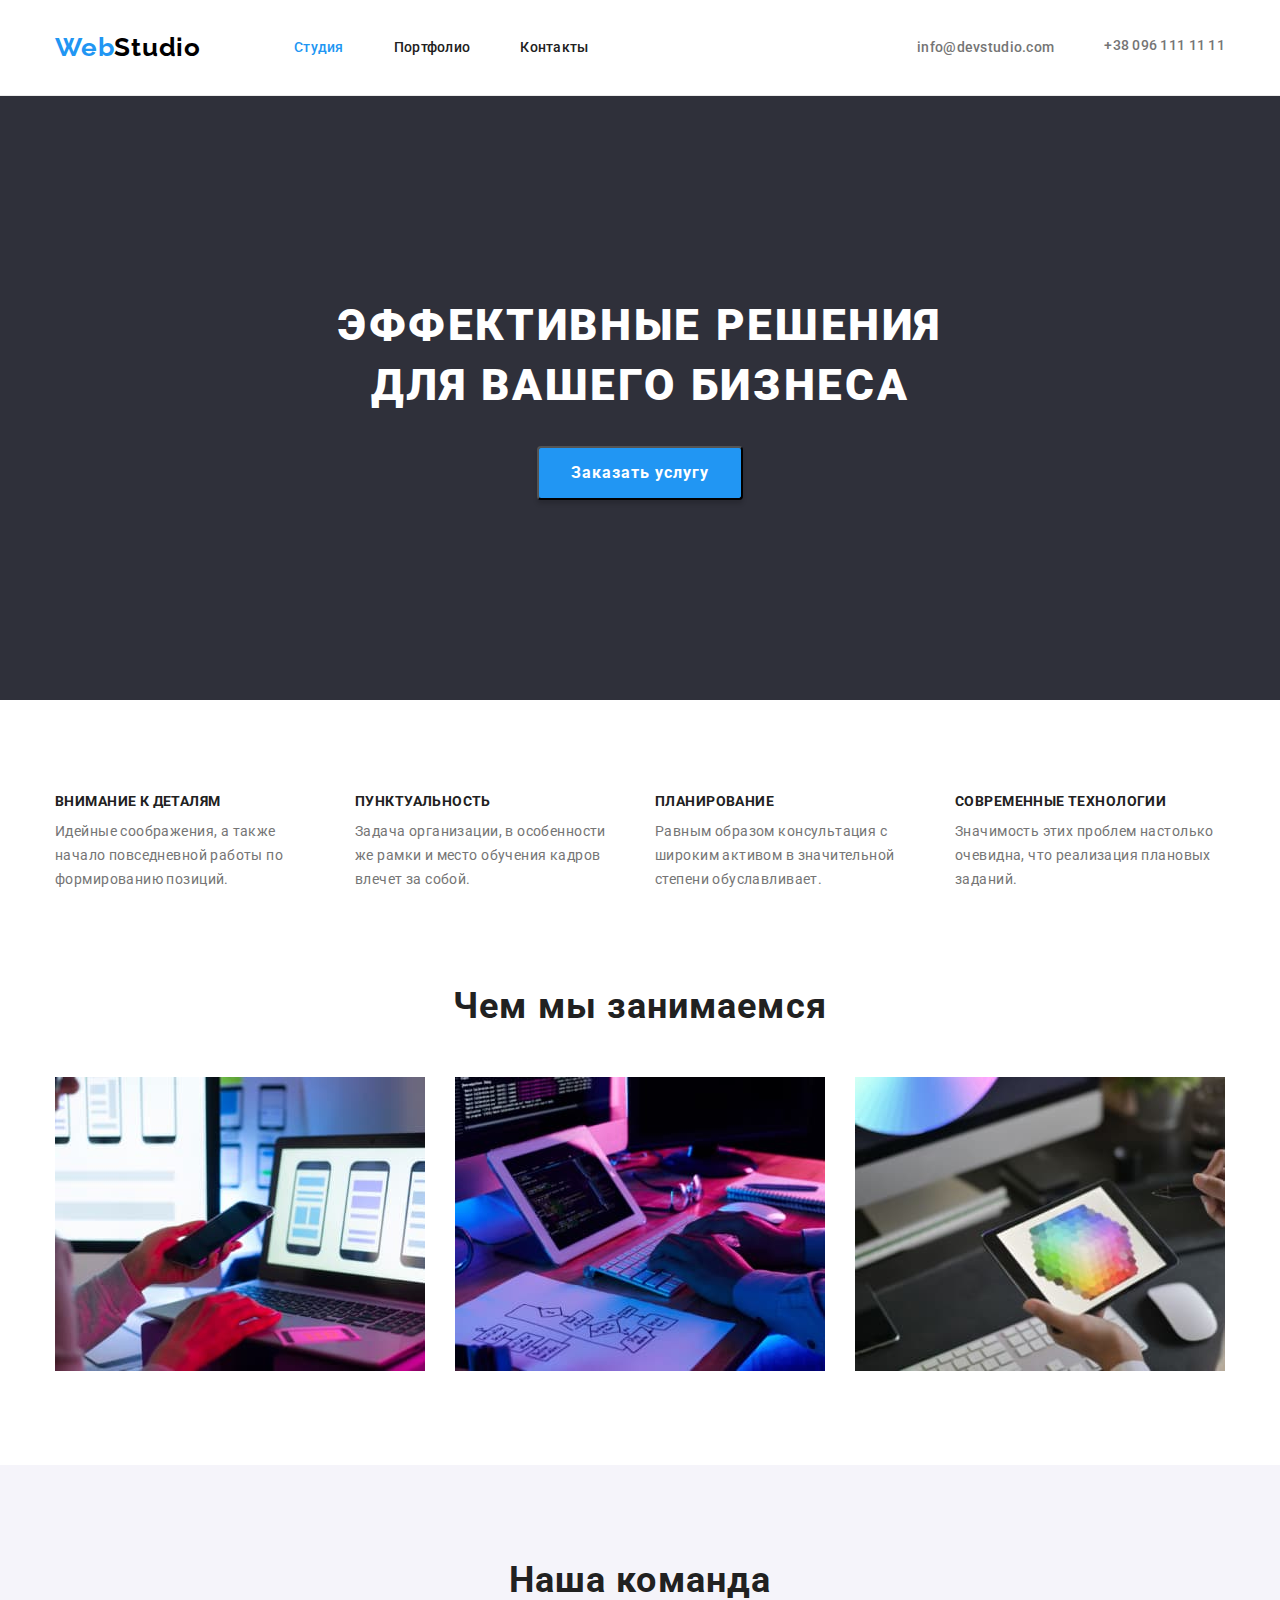
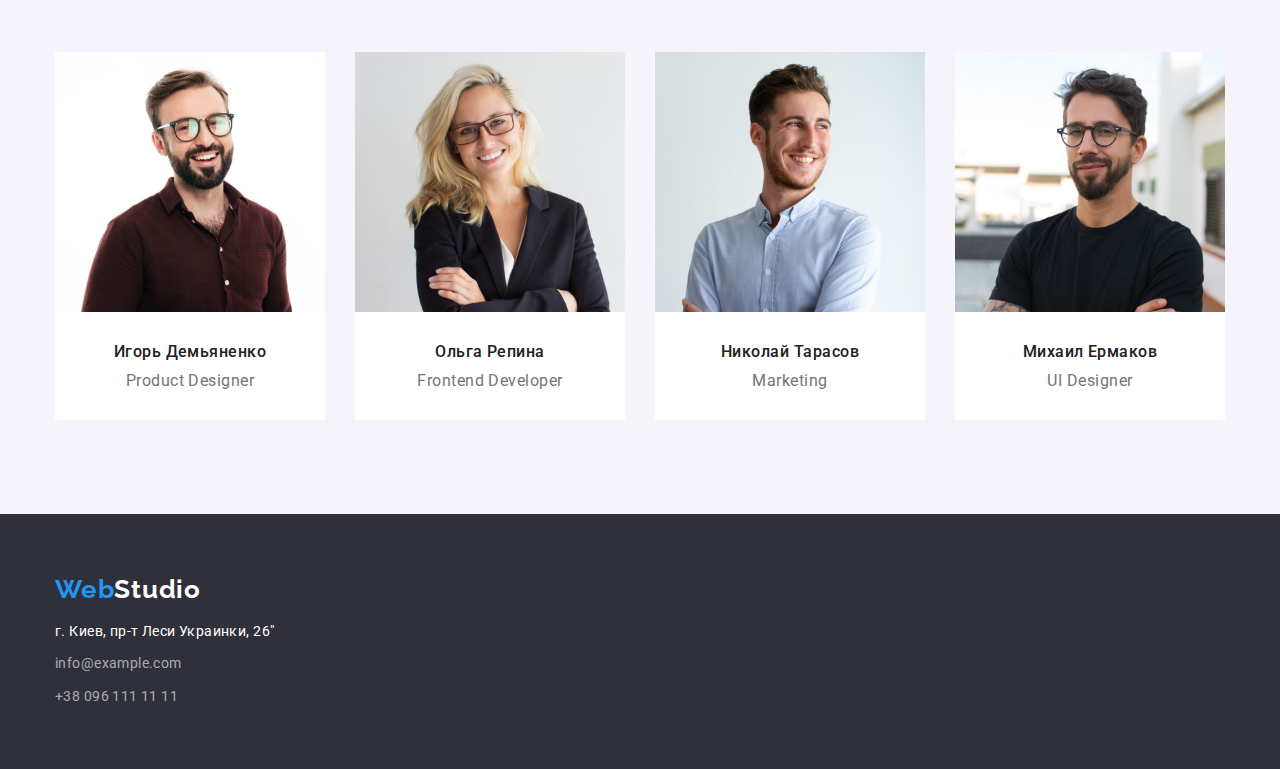
<file: index.html>
<!DOCTYPE html>
<html lang="ru">
<head>
    <meta charset="UTF-8">
    <meta http-equiv="X-UA-Compatible" content="IE=edge">
    <meta name="viewport" content="width=device-width, initial-scale=1.0">
    <title>Студия</title>
    <link rel="preconnect" href="https://fonts.googleapis.com" />
    <link rel="preconnect" href="https://fonts.gstatic.com" crossorigin />
     <link
      href="https://fonts.googleapis.com/css2?family=Raleway:wght@700&family=Roboto:wght@400;500;700;900&display=swap"
      rel="stylesheet"
    />
    <link rel="stylesheet" href="https://cdnjs.cloudflare.com/ajax/libs/modern-normalize/1.1.0/modern-normalize.css"
        integrity="sha512-Y0MM+V6ymRKN2zStTqzQ227DWhhp4Mzdo6gnlRnuaNCbc+YN/ZH0sBCLTM4M0oSy9c9VKiCvd4Jk44aCLrNS5Q=="
        crossorigin="anonymous" referrerpolicy="no-referrer"/>
    <link rel="stylesheet" href="./css/styles.css" />
</head>

<body>

    <!--Шапка сайта-->
    <header class="header">
        <div class="container page-header-container">
            <nav class="site-nuv main-nav">
                <a href="./index.html" class="logo-link">Web<span class="black">Studio</span></a>
                <ul class="main-nav">
                    <li class="main-nav-item">
                        <a href="./index.html" class="link current">Студия</a>
                    </li>
                    <li class="main-nav-item">
                        <a href="./portfolio.html" class="link portfolio-one ">Портфолио</a>
                    </li>
                    <li class="main-nav-item">
                        <a href="./contacts.html" class="link contakt-one">Контакты</a>
                    </li>
                </ul>
            </nav>
            <ul class="auth-nuv">
                <li class="auth-nuv-item"><a href="mailto:info@devstudio.com" class="mail-link link">info@devstudio.com</a></li>   
                <li class="tel-item auth-nuv-item"><a href="tel:+380961111111" class="header-tel link auth-nuv">+38 096 111 11 11</a></li>
            </ul>
        </div>
    </header>

    <main> 
        <section class="hero ">
            <div class="container">
                <h1 class="hero-title">ЭФФЕКТИВНЫЕ РЕШЕНИЯ ДЛЯ ВАШЕГО БИЗНЕСА </h1> 
                <button type="button" class="modal-btn">Заказать услугу</button>
            </div>
        </section>
        <section class="section">
            <div class="container"> <!--Наши сильные стороны-->
                <h2 class="visually-hidden"> Наши сильные стороны </h2>
                <ul class="features-title-list">
                    <li class="features-item"><h3 class="features-title">ВНИМАНИЕ К ДЕТАЛЯМ</h3>
                    <p class="features-text ">Идейные соображения, а также начало повседневной работы по формированию позиций.</p></li>
                    <li class="features-item"><h3 class="features-title">ПУНКТУАЛЬНОСТЬ</h3>
                    <p class="features-text ">Задача организации, в особенности же рамки и место обучения кадров влечет за собой.</p></li>
                    <li class="features-item"><h3 class="features-title">ПЛАНИРОВАНИЕ</h3>
                    <p class="features-text ">Равным образом консультация с широким активом в значительной степени обуславливает.</p></li>
                    <li class="features-item"><h3 class="features-title">СОВРЕМЕННЫЕ ТЕХНОЛОГИИ</h3>
                    <p class="features-text">Значимость этих проблем настолько очевидна, что реализация плановых заданий.</p></li>
                </ul>
            </div>
        </section>
        <section class="work section"> <!--Чем мы занимаемся-->
            <div class="container">
                <h2 class="title">Чем мы занимаемся</h2>
                <ul class="work-foto">
                    <li class="work-foto-item"> <img src="./images/1page.jpg" alt="1картинка" width="370"/></li>
                    <li class="work-foto-item"> <img src="./images/2page.jpg" alt="2картинка" width="370"/></li>
                    <li class="work-foto-item"> <img src="./images/3page.jpg" alt="3картинка" width="370"/></li>
                </ul>
            </div>
        </section>
        <section class="team section"> <!--Наша команда-->
            <div class="container">
                    <h2 class="title">Наша команда</h2>
                <ul class="team-container">
                    <li class="team-list">
                        <img src="./images/1employee.jpg" alt="1 сотрудник" width="270" height="260"/>
                        <div class="team-cards">
                            <h3 class="team-list-title">Игорь Демьяненко</h3>
                            <p class="team-list-text" lang="en">Product Designer</p>
                        </div>
                    </li>
                    <li class="team-list">
                        <img src="./images/2employee.jpg" alt="2 сотрудник" width="270" height="260"/>
                            <div class="team-cards">
                                <h3 class="team-list-title">Ольга Репина</h3>
                                <p class="team-list-text" lang="en">Frontend Developer</p>
                            </div>
                    </li>
                    <li class="team-list">
                        <img src="./images/3employee.jpg" alt="3 сотрудник" width="270" height="260"/>
                        <div class="team-cards">
                            <h3 class="team-list-title">Николай Тарасов</h3>
                            <p class="team-list-text" lang="en">Marketing</p>
                        </div>
                    </li>
                    <li class="team-list">
                        <img src="./images/4employee.jpg" alt="4 сотрудник" width="270" height="260"/>
                        <div class="team-cards">
                            <h3 class="team-list-title"> Михаил Ермаков</h3>
                            <p class="team-list-text" lang="en">UI Designer</p>
                        </div> 
                    </li>
                </ul>
            </div>
        </section> 
    </main>
    <footer class="footer">
        <div class="container">
            <a href="./index.html" class="logo-link"> Web<span class="white">Studio</span></a>
            <address>
                <ul class="address-list">
                    <li class="address-list-item">
                        <a href="https://bit.ly/3pXMvUd" target="_blank" rel="noreferrer noopener" class="address link">г. Киев, пр-т Леси Украинки, 26"</a>
                    </li>
                    <li class="address-list-item">
                        <a  href="mailto:info@devstudio.com" class="footer-mail link"> info@example.com </a>
                    </li>
                    <li class="address-list-item"><a href="tel:+380961111111" class="footer-tel link"> +38 096 111 11 11</a></li>
                </ul>
            </address>
        </div>
    </footer>
</body>
</html>
</file>
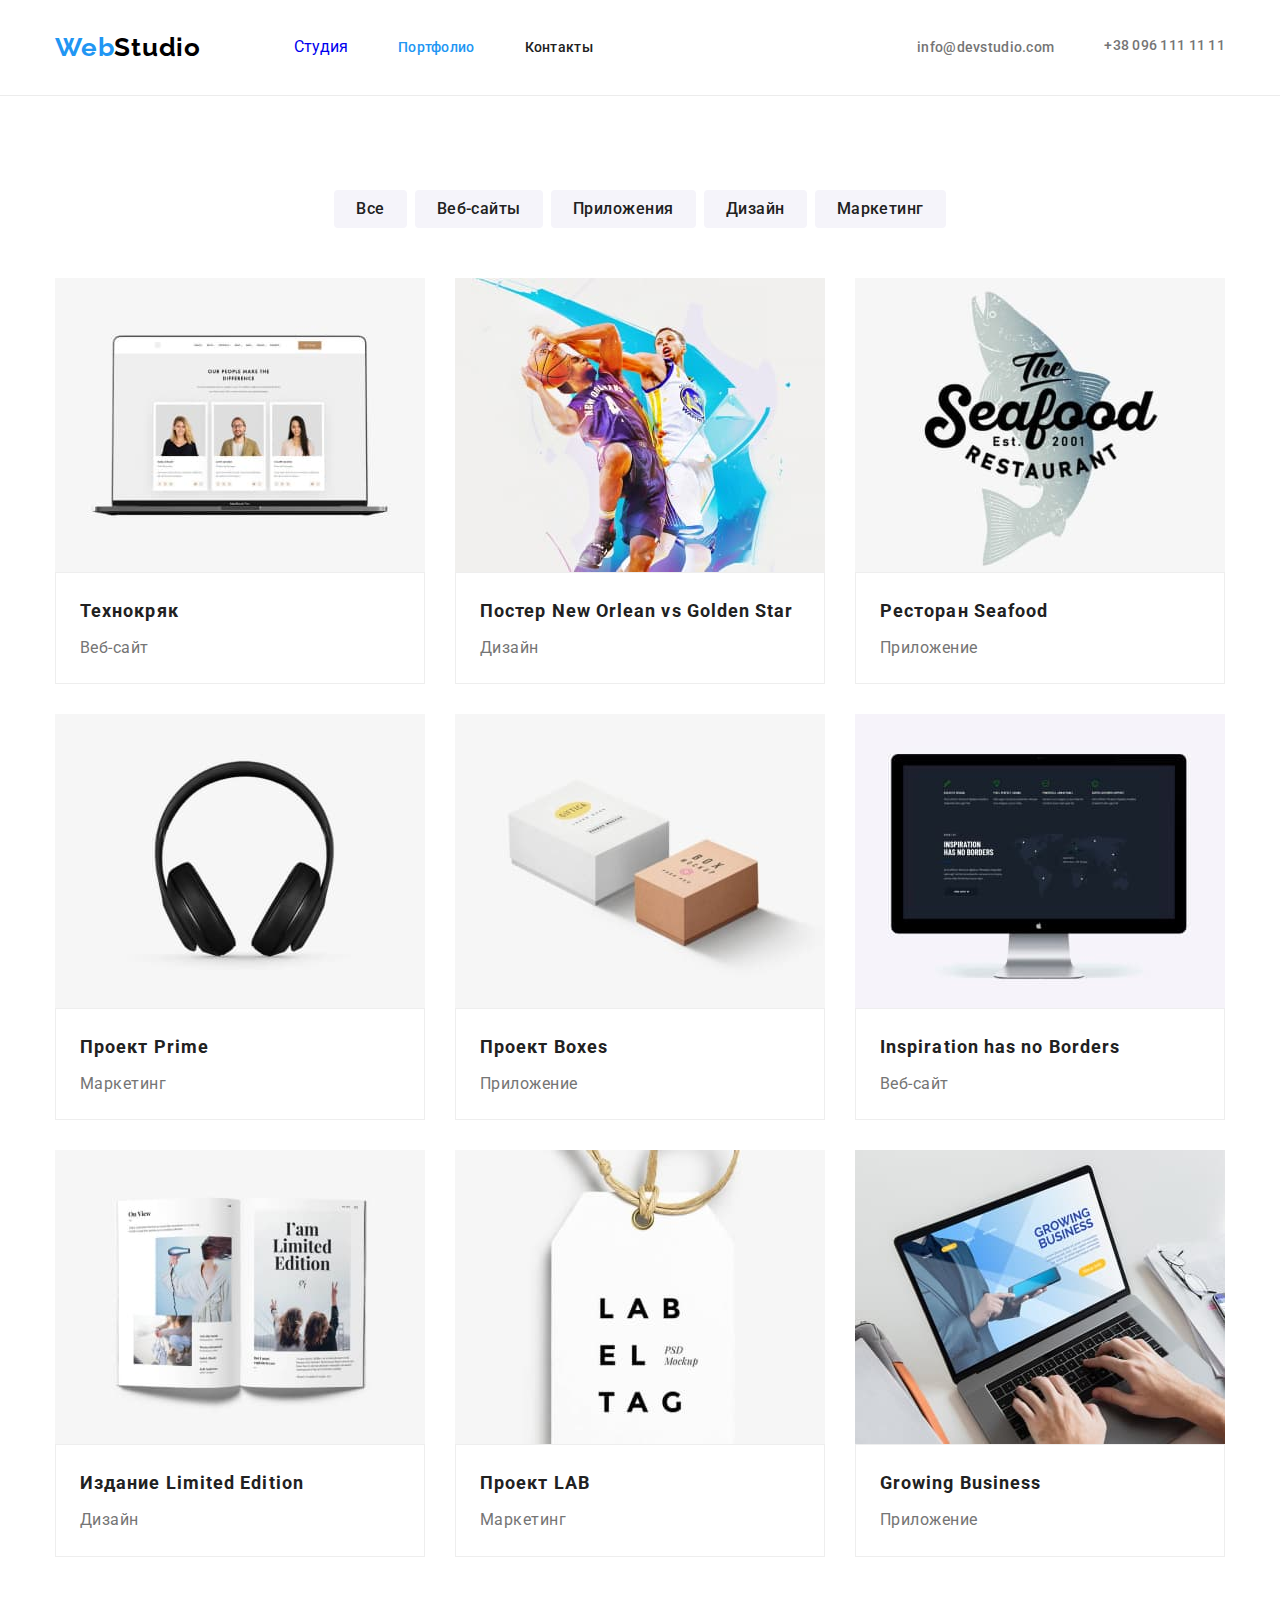
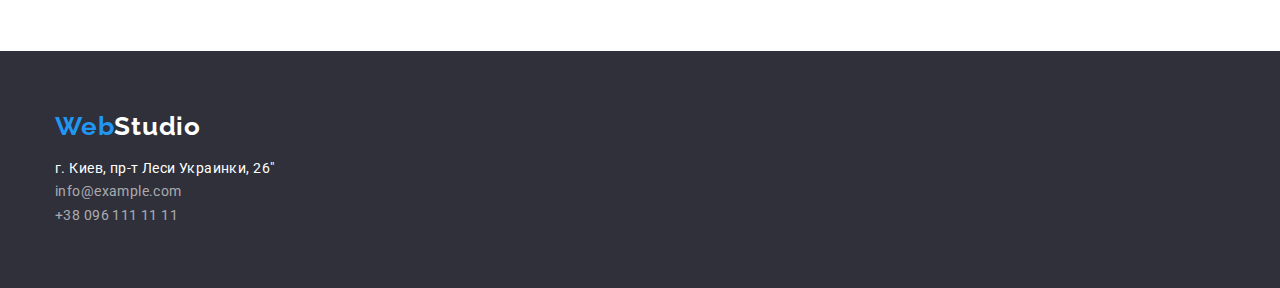
<file: portfolio.html>
<!DOCTYPE html>
<html lang="en">
<head>
    <meta charset="UTF-8">
    <meta http-equiv="X-UA-Compatible" content="IE=edge">
    <meta name="viewport" content="width=device-width, initial-scale=1.0">
    <title>Document</title>
    <link rel="preconnect" href="https://fonts.googleapis.com"/>
    <link rel="preconnect" href="https://fonts.gstatic.com" crossorigin/>
    <link href="https://fonts.googleapis.com/css2?family=Raleway:wght@700&family=Roboto:wght@400;500;700&display=swap" rel="stylesheet"/>
    <link rel="stylesheet" href="https://cdnjs.cloudflare.com/ajax/libs/modern-normalize/1.1.0/modern-normalize.css"
        integrity="sha512-Y0MM+V6ymRKN2zStTqzQ227DWhhp4Mzdo6gnlRnuaNCbc+YN/ZH0sBCLTM4M0oSy9c9VKiCvd4Jk44aCLrNS5Q=="
        crossorigin="anonymous" referrerpolicy="no-referrer"/>
    <link rel="stylesheet" href="./css/styles.css"/>
</head>
<body>
    <header class="header">
        <div class="container page-header-container">
            <nav class="site-nuv main-nav">
                <a href="./index.html" class="logo-link">Web<span class="black">Studio</span></a>
                <ul class="main-nav">
                    <li class="main-nav-item">
                        <a href="./index.html" class="link ">Студия</a>
                    </li>
                    <li class="main-nav-item">
                        <a href="./portfolio.html" class="link portfolio-one current">Портфолио</a>
                    </li>
                    <li class="main-nav-item">
                        <a href="./contacts.html" class="link contakt-one">Контакты</a>
                    </li>
                </ul>
            </nav>
            <ul class="auth-nuv">
                <li class="auth-nuv-item"><a href="mailto:info@devstudio.com" class="mail-link link">info@devstudio.com</a>
                </li>
                <li class="auth-nuv-item"><a href="tel:+380961111111" class="header-tel link auth-nuv">+38 096 111 11 11</a></li>
            </ul>
        </div>
    </header>
    <main> 
        <!--Шапка сайта-->
      
        <section class="section">
            <div class="container">
                <h1 class="visually-hidden"> Портфолио </h1>
                <ul class="portfolio-list">
                    <li class="portfolio-button"><button type="button" class="portfolio-btn"> Все </button></li>
                    <li class="portfolio-button"><button type="button" class="portfolio-btn"> Веб-сайты </button></li>
                    <li class="portfolio-button"><button type="button" class="portfolio-btn"> Приложения </button></li>
                    <li class="portfolio-button"><button type="button" class="portfolio-btn"> Дизайн </button></li>
                    <li class="portfolio-button"><button type="button" class="portfolio-btn"> Маркетинг </button></li>
                </ul>
            
                <ul class="portfolio-item flex-container">
                    <li class="flex-element">
                        <img src="./images/texno.jpg" alt="три фото" width="370"/>
                        <div class="portfolio-cards"> 
                            <h2 class="portfolio-title">Технокряк</h2>
                            <p class="portfolio-text">Веб-сайт</p>
                        </div>
                    </li>
                    <li class="flex-element">
                        <img src="./images/poster.jpg" alt="постер" width="370"/>
                        <div class="portfolio-cards">
                            <h2 class="portfolio-title">Постер New Orlean vs Golden Star</h2>
                            <p class="portfolio-text">Дизайн</p>
                        </div> 
                    
                    </li>
                    <li class="flex-element">
                        <img src="./images/restoran.jpg" alt="ресторан" width="370"/>
                        <div class="portfolio-cards">
                            <h2 class="portfolio-title">Ресторан Seafood</h2>
                            <p class="portfolio-text">Приложение</p>
                        </div> 
                        
                    </li>
                    <li class="flex-element">
                        <img src="./images/prime.jpg" alt="наушники" width="370"/>
                        <div class="portfolio-cards">  
                            <h2 class="portfolio-title">Проект Prime</h2>
                            <p class="portfolio-text">Маркетинг</p>
                        </div> 
                    </li>
                    <li class="flex-element">
                        <img src="./images/boxes.jpg" alt="коробки" width="370"/>
                        <div class="portfolio-cards">  
                            <h2 class="portfolio-title">Проект Boxes</h2>
                            <p class="portfolio-text">Приложение</p>
                        </div>
                    </li>
                    <li class="flex-element">
                        <img src="./images/borders.jpg" alt="монитор" width="370"/>
                        <div class="portfolio-cards">
                            <h2 class="portfolio-title">Inspiration has no Borders</h2>
                            <p class="portfolio-text">Веб-сайт</p>
                        </div>
                    </li>
                    <li class="flex-element">
                        <img src="./images/edition.jpg" alt="журнал" width="370"/>
                        <div class="portfolio-cards">
                            <h2 class="portfolio-title">Издание Limited Edition</h2>
                            <p class="portfolio-text">Дизайн</p>
                        </div> 
                    </li>
                    <li class="flex-element">
                        <img src="./images/lab.jpg" alt="карточка" width="370"/>
                        <div class="portfolio-cards">
                            <h2 class="portfolio-title">Проект LAB</h2>
                            <p class="portfolio-text">Маркетинг</p>
                        </div>  
                    </li>
                    <li class="flex-element">
                        <img src="./images/business.jpg" alt="бизнес" width="370"/>
                        <div class="portfolio-cards">
                            <h2 class="portfolio-title">Growing Business</h2>
                            <p class="portfolio-text">Приложение</p>
                        </div>
                    </li>
                </ul>
            </div>
        </section>
      
    </main>
    <footer class="footer">
        <div class="container">
            <a href="./index.html" class="logo-link"> Web<span class="white">Studio</span></a>
            <address>
                <ul class="address-list">
                    <li>
                        <a href="https://bit.ly/3pXMvUd" target="_blank" rel="noreferrer noopener" class="address link">г.
                            Киев, пр-т Леси Украинки, 26"</a>
                    </li>
                    <li class="footer-top">
                        <a href="mailto:info@devstudio.com" class="footer-mail link"> info@example.com </a>
                    </li>
                    <li><a href="tel:+380961111111" class="footer-tel link"> +38 096 111 11 11</a></li>
                </ul>
            </address>
        </div>
    </footer>
</body>
</html>
</file>
<file: css/styles.css>
:root {
    --primary-text-color: #212121;
    --secondary-text-color: #757575;
    --white-text-color: #ffffff;
    --accent-color: #2196f3;
    --black-logo-color: #000000;
    --footer-text-color: rgba(255, 255, 255, 0.6);
    --white-background-color: #ffffff;
    --hero-background-color: #2f303a;
    --team-background-color: #f5f4fa;
    --btn-color-second: #188CE8;  
}
h1,
h2,
h3,
p {
    margin-top: 0;
    margin-bottom: 0;
}
ul,
ol {
    margin-top: 0;
    margin-bottom: 0;
    padding-left: 0;
    list-style:none;
}

img{
    display: block;
    max-width: 100%;
    height: auto;
}

/* убираем точки списков */


/* убираем подчеркивание ссылок */
a{text-decoration:none;
    list-style-type: none;}


body{
    font-family: 'Roboto', sans-serif;
    color: var(--primary-text-color);

}
.visually-hidden {
    position: absolute;
    width: 1px;
    height: 1px;
    margin: -1px;
    border: 0;
    padding: 0;
    white-space: nowrap;
    clip-path: inset(100%);
    clip: rect(0 0 0 0);
    overflow: hidden;
    
}

.container{
    width: 1200px;
    margin-left: auto;
    margin-right: auto;
 
    padding-left: 15px;
    padding-right: 15px;
    /*outline: 2px solid tomato;*/
}


*,::after, ::before{
    box-sizing: border-box;
}

.section {
    padding: 94px 0;
}


/*---------------HEADER----------------*/
.header{
    padding-top: 32px;
    padding-bottom: 32px;
    border-bottom: 1px solid #ECECEC;;
}
.link.current{
    font-weight: 500;
    font-size: 14px;
    line-height: 1.14;
    letter-spacing: 0.02em;
    color: var(--accent-color);
}

.portfolio-one,
.contakt-one{
    font-weight: 500;
    font-size: 14px;
    line-height: 1.14;
    letter-spacing: 0.02em;
    color: var(--primary-text-color);
}

.logo-link{
    color: var(--accent-color);
    font-family: 'Raleway';
    font-weight: 700;
    font-size: 26px;
    line-height: 1.19;
    letter-spacing: 0.03em;
}
.black{
    margin-right: 93px;
    color: var(--black-logo-color);
    font-family: 'Raleway';
    font-weight: 700;
    font-size: 26px;
    line-height: 1.19;
    letter-spacing: 0.03em;
}

/*.link-activ{
    color: #212121;
    font-family: 'Roboto';
    font-style: normal;
    font-weight: 500;
    font-size: 14px;
    line-height: 1,14;
}*/
   

.link:hover,
.link:focus{
   color: var(--accent-color);
}


/*---------------HEADER----------------*/

.mail-link,.header-tel{
    color: var(--secondary-text-color);
    font-weight: 500;
    font-size: 14px;
    line-height: 1.14;
    letter-spacing: 0.02em;
}

.site-nav{
    font-style: normal;
    font-weight: 500;
    font-size: 14px;
    line-height: 1.14;
    letter-spacing: 0.02em;
}

.page-header-container {
    display: flex;
    align-items: center;
    
}

.main-nav {
    display: flex;
    align-items: center;
}
.main-nav-item:not(:last-child){
    margin-right: 50px;
}

.auth-nuv {
    display: flex;
    margin-left: auto;
}

  .auth-nuv-item:not(:last-child){
    margin-right: 50px;
}


/*-------------HERO-----------*/

.hero{
    background: var(--hero-background-color);
    text-align: center;
    max-width: 1600px;
    margin: 0 auto;
    padding-top: 200px;
    padding-bottom: 200px;

}
.hero-title{


    width: 696px;
    margin-left: auto;
    margin-right: auto;


    margin-bottom: 30px;
    margin-top: 0;

    font-weight: 900;
    font-size: 44px;
    line-height: 1.36;
    color: var(--white-text-color);
    
    letter-spacing: 0.06em;
    
}

.modal-btn {
    min-width: 200px;
    min-height: 50px;

    box-shadow: 0px 4px 4px rgba(0, 0, 0, 0.15);
    display: inline-block;
    padding: 10px 32px;
    
    font-family: inherit;
    font-weight: 700;
    background: var(--accent-color);
    color: var(--white-text-color);
    line-height: 1.9;
    letter-spacing: 0.06em;
    border-radius: 4px;
    font-size: 16px;
    cursor: pointer;

    }

.modal-btn:hover,
.modal-btn:focus {
    background: var(--btn-color-second);
}
.header{
    background: var(--white-background-color);
    display: flex;
    }

/* ------------ПРЕИМУЩЕСТВА-------------- */


.features-title{
    margin-bottom: 10px;
    font-weight: 700;
    font-size: 14px;
    line-height: 1.14;
    letter-spacing: 0.03em;
    text-transform: uppercase;
    color: var(--primary-text-color);
}

.features-text
{
    color: var(--secondary-text-color);
    font-size: 14px;
    line-height: 1.7;
    letter-spacing: 0.03em;

}

.features-title-list{
    display: flex;
    flex-wrap: wrap;
    }


.features-item {
    width: calc((100% - 90px) / 4);
}

.features-item:not(:last-child) {
    margin-right: 30px;
    display: block;
}

    
/*----------------------WORK---------------------*/

.work{
    background: var(--white-background-color);
    padding-top: 0;
}

.title{
    text-align: center;
    margin-bottom: 50px;
    font-weight: 700;
    font-size: 36px;
    line-height: 1.17;
    letter-spacing: 0.03em;
    color: var(--primary-text-color);
}

.work-foto{
    display: flex;
    /*flex-basis: calc((100% - 60px) / 3)*/

}
.work-foto-item:not(:last-child){
    margin-right: 30px;}

/*
    flex-basis: calc((100% - 90px) / 3);
}*/



/* ----------------КОМАНДА----------------- */
.team{
    background: var(--team-background-color);
}

.team-list{
    background: var(--white-background-color);

}
.team-cards{
    padding-top: 30px;
    padding-bottom: 30px;
}

.team-list-title{
    text-align: center;
    margin-bottom: 10px;
    font-weight: 500;
    font-size: 16px;
    line-height: 1.19;
    letter-spacing: 0.03em;
    color: var(--primary-text-color);
}

.team-list-text{
    text-align: center;
    font-size: 16px;
    line-height: 19px;
    letter-spacing: 0.03em;
    color: var(--secondary-text-color);
}

.team-container{
    display: flex;
}

.team-list:not(:last-child) {
    margin-right: 30px;
}

/* ----------------ПОДВАЛ----------------- */
.footer{
    background: var(--hero-background-color);
    padding-top: 60px;
    padding-bottom: 60px;
    

}
.address-list{
    padding-top: 15px;
}
.address-list-item:not(:last-child){
    margin-bottom: 9px;
    
}
.white {
    color: var(--white-text-color);
    font-family: 'Raleway';
    font-weight: 700;
    font-size: 26px;
    
    line-height: 1.19;
    letter-spacing: 0.03em;
    margin-bottom: 20px;
}
.footer-mail,.footer-tel{
    color: var(--footer-text-color);
    font-style: normal;
    font-size: 14px;
    line-height: 1.7;
    letter-spacing: 0.03em;
    
}

.address{
    font-style: normal;
    font-size: 14px;
    line-height: 1.7;
    color: var(--white-text-color);
    letter-spacing: 0.03em;
}
/* --------------------ПОРТФОЛИО----------------- */
/* ---------------------------------------------- */


.portfolio-section{
padding-top: 94px;
padding-bottom: 94px;}

.portfolio-btn{

    padding: 6px 22px 6px 22px;
    border: transparent;

    font-family: inherit;
    cursor: pointer;
    font-weight: 500;
    font-size: 16px;
    line-height: 1.6;
    color: var(--primary-text-color);
    background: var(--team-background-color);
    border-radius: 4px;
   
    letter-spacing: 0.03em;
    
   }

.portfolio-btn:hover,
.portfolio-btn:focus{
    background-color: var(--accent-color);
    color: var(--white-text-color);
    cursor: pointed;
    box-shadow: 0px 3px 1px rgba(0, 0, 0, 0.1), 0px 1px 2px rgba(0, 0, 0, 0.08), 0px 2px 2px rgba(0, 0, 0, 0.12);
}
.portfolio-list {
    display: flex;
    justify-content: center;
    margin-bottom: 50px;

}
.portfolio-button:not(:last-child){
    margin-right: 8px;
}

.portfolio-title{
    margin-bottom: 4px;
    font-weight: 700;
    font-size: 18px;
    line-height: 2;
    letter-spacing: 0.06em;
    color: var(--primary-text-color);
    
}

.portfolio-text{
    font-size: 16px;
    line-height: 1.9;
    letter-spacing: 0.03em;
    color: var(--secondary-text-color);
}
/*.portfolio-item{
    display: flex;
}*/
.portfolio-cards{
    padding: 20px 24px 20px 24px;
    border: 1px solid #EEEEEE;
}
.flex-container{
    display: flex;
    justify-content: space-between;
}

.portfolio-item{
    display: flex;
    flex-wrap: wrap;
}

.flex-element{
    width: 370px;
    margin-right: 30px;
    margin-bottom: 30px;
    
}

.flex-element:nth-child(3n){
        margin-right: 0;
    }
.flex-element:nth-last-of-type(-n+3){
    margin-bottom: 0;
}

/*.flex-element:not(:nth-child(3n)){
    margin-right: 30px;
}*/
/*.flex-element:not(:nth-last-child(-n+3)){
    margin-bottom: 30px;
}*/

/*.flex-element:nth-last-child(-n+3){
    margin-bottom: 0;
}*/
</file>
